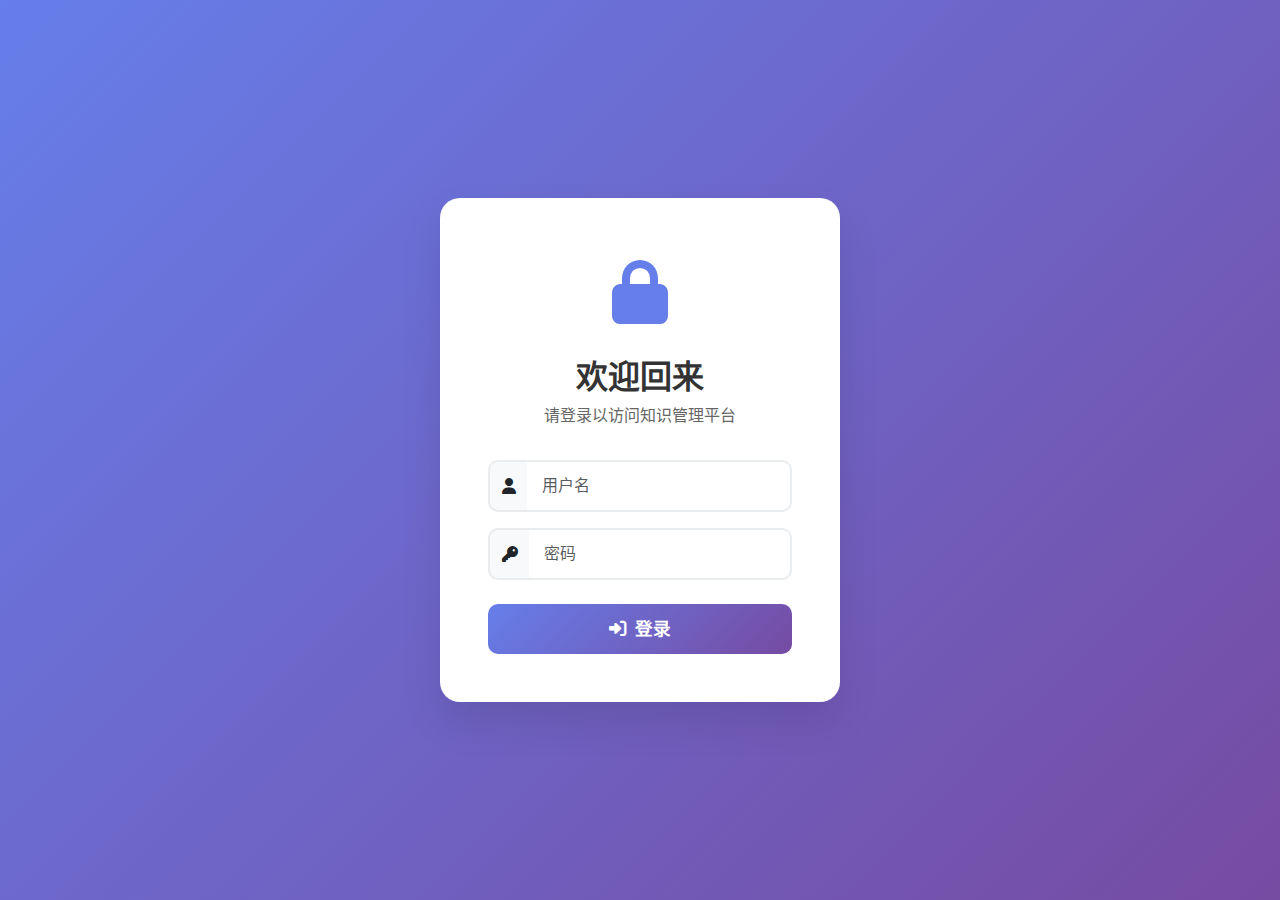
<file: templates/login.html>
<!DOCTYPE html>
<html lang="zh-CN">
<head>
    <meta charset="UTF-8">
    <meta name="viewport" content="width=device-width, initial-scale=1.0">
    <title>登录 - 知识管理平台</title>
    <link href="https://cdn.jsdelivr.net/npm/bootstrap@5.1.3/dist/css/bootstrap.min.css" rel="stylesheet">
    <link href="https://cdnjs.cloudflare.com/ajax/libs/font-awesome/6.4.0/css/all.min.css" rel="stylesheet">
    <style>
        body {
            background: linear-gradient(135deg, #667eea 0%, #764ba2 100%);
            min-height: 100vh;
            display: flex;
            align-items: center;
            justify-content: center;
            font-family: 'Segoe UI', Tahoma, Geneva, Verdana, sans-serif;
        }
        .login-container {
            background: white;
            border-radius: 20px;
            padding: 3rem;
            box-shadow: 0 20px 40px rgba(0,0,0,0.1);
            max-width: 400px;
            width: 100%;
        }
        .login-header {
            text-align: center;
            margin-bottom: 2rem;
        }
        .login-icon {
            font-size: 4rem;
            color: #667eea;
            margin-bottom: 1rem;
        }
        .login-title {
            font-size: 2rem;
            font-weight: 700;
            color: #333;
            margin-bottom: 0.5rem;
        }
        .login-subtitle {
            color: #666;
            margin-bottom: 0;
        }
        .form-control {
            border-radius: 10px;
            border: 2px solid #e9ecef;
            padding: 12px 15px;
            font-size: 1rem;
            transition: all 0.3s ease;
        }
        .form-control:focus {
            border-color: #667eea;
            box-shadow: 0 0 0 0.2rem rgba(102, 126, 234, 0.25);
        }
        .btn-login {
            background: linear-gradient(135deg, #667eea 0%, #764ba2 100%);
            border: none;
            border-radius: 10px;
            padding: 12px;
            font-size: 1.1rem;
            font-weight: 600;
            transition: all 0.3s ease;
        }
        .btn-login:hover {
            transform: translateY(-2px);
            box-shadow: 0 10px 20px rgba(102, 126, 234, 0.3);
        }
        .alert {
            border-radius: 10px;
            border: none;
        }
        .input-group-text {
            background: #f8f9fa;
            border: 2px solid #e9ecef;
            border-right: none;
            border-radius: 10px 0 0 10px;
        }
        .input-group .form-control {
            border-left: none;
            border-radius: 0 10px 10px 0;
        }
        .input-group:focus-within .input-group-text {
            border-color: #667eea;
        }
    </style>
</head>
<body>
    <div class="login-container">
        <div class="login-header">
            <div class="login-icon">
                <i class="fas fa-lock"></i>
            </div>
            <h1 class="login-title">欢迎回来</h1>
            <p class="login-subtitle">请登录以访问知识管理平台</p>
        </div>
        
        <div id="alert-container"></div>
        
        <form id="loginForm">
            <div class="mb-3">
                <div class="input-group">
                    <span class="input-group-text">
                        <i class="fas fa-user"></i>
                    </span>
                    <input type="text" class="form-control" id="username" name="username" placeholder="用户名" required>
                </div>
            </div>
            
            <div class="mb-4">
                <div class="input-group">
                    <span class="input-group-text">
                        <i class="fas fa-key"></i>
                    </span>
                    <input type="password" class="form-control" id="password" name="password" placeholder="密码" required>
                </div>
            </div>
            
            <div class="d-grid">
                <button type="submit" class="btn btn-primary btn-login">
                    <i class="fas fa-sign-in-alt me-2"></i>登录
                </button>
            </div>
        </form>
    </div>

    <script src="https://cdn.jsdelivr.net/npm/bootstrap@5.1.3/dist/js/bootstrap.bundle.min.js"></script>
    <script>
        document.getElementById('loginForm').addEventListener('submit', async function(e) {
            e.preventDefault();
            
            const username = document.getElementById('username').value;
            const password = document.getElementById('password').value;
            const alertContainer = document.getElementById('alert-container');
            
            try {
                const response = await fetch('/api/auth/login', {
                    method: 'POST',
                    headers: {
                        'Content-Type': 'application/json'
                    },
                    body: JSON.stringify({ username, password })
                });
                
                const data = await response.json();
                
                if (data.success) {
                    // 登录成功，重定向到主页
                    window.location.href = '/';
                } else {
                    // 显示错误信息
                    alertContainer.innerHTML = `
                        <div class="alert alert-danger" role="alert">
                            <i class="fas fa-exclamation-triangle me-2"></i>${data.error || '登录失败'}
                        </div>
                    `;
                }
            } catch (error) {
                alertContainer.innerHTML = `
                    <div class="alert alert-danger" role="alert">
                        <i class="fas fa-exclamation-triangle me-2"></i>网络错误，请稍后重试
                    </div>
                `;
            }
        });
    </script>
</body>
</html>
</file>
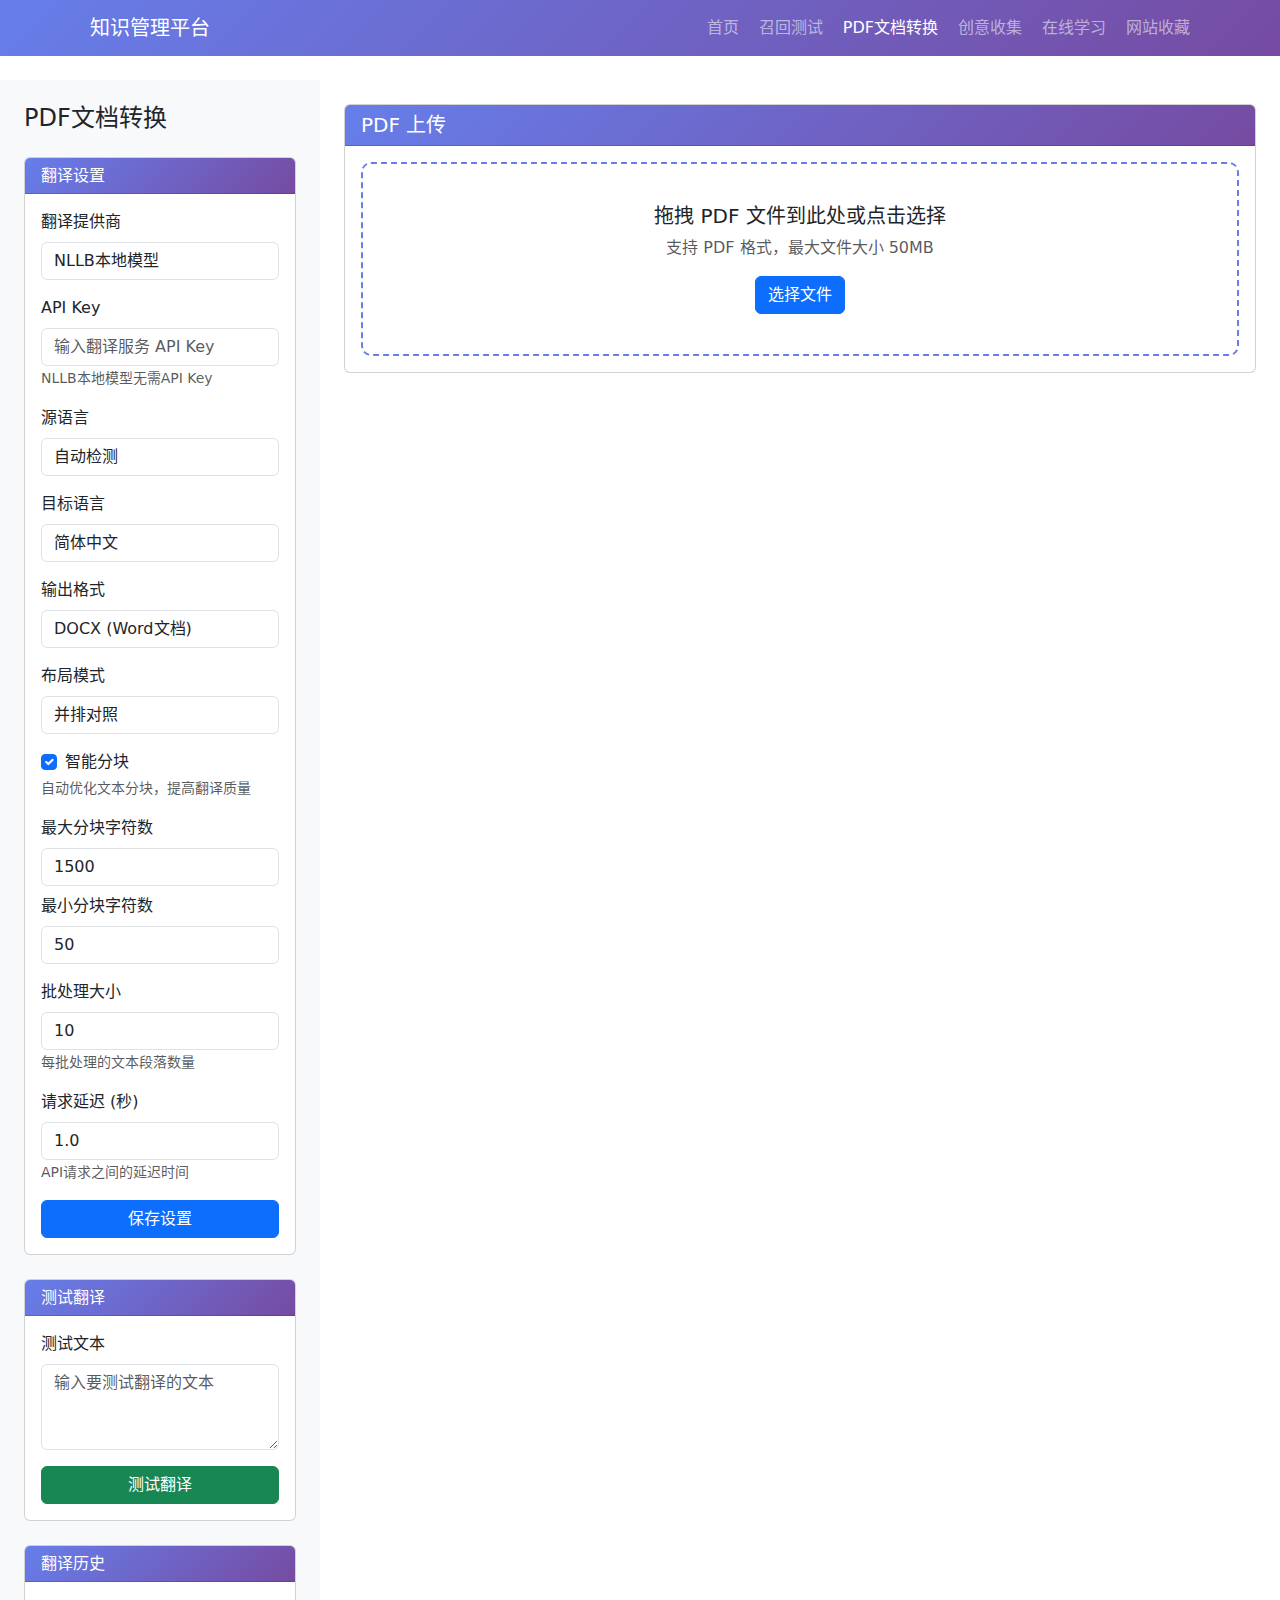
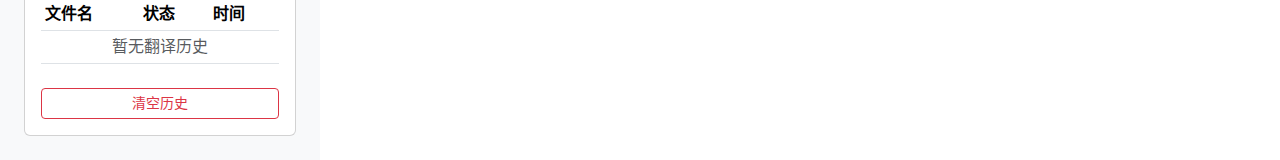
<file: templates/translation.html>
<!DOCTYPE html>
<html lang="zh-CN">
<head>
    <meta charset="UTF-8">
    <meta name="viewport" content="width=device-width, initial-scale=1.0">
    <title>PDF文档转换 - 知识管理平台</title>
    <link href="https://cdn.jsdelivr.net/npm/bootstrap@5.1.3/dist/css/bootstrap.min.css" rel="stylesheet">
    <link href="https://cdnjs.cloudflare.com/ajax/libs/font-awesome/6.4.0/css/all.min.css" rel="stylesheet" integrity="sha512-iecdLmaskl7CVkqkXNQ/ZH/XLlvWZOJyj7Yy7tcenmpD1ypASozpmT/E0iPtmFIB46ZmdtAc9eNBvH0H/ZpiBw==" crossorigin="anonymous" referrerpolicy="no-referrer">
    <style>
        .navbar-custom {
            background: linear-gradient(135deg, #667eea 0%, #764ba2 100%);
        }
        .card-header {
            background: linear-gradient(135deg, #667eea 0%, #764ba2 100%);
            color: white;
        }
        .upload-area {
            border: 2px dashed #667eea;
            border-radius: 10px;
            padding: 40px;
            text-align: center;
            transition: all 0.3s ease;
            cursor: pointer;
        }
        .upload-area:hover {
            border-color: #764ba2;
            background-color: #f8f9fa;
        }
        .upload-area.dragover {
            border-color: #28a745;
            background-color: #d4edda;
        }
        .progress-container {
            display: none;
        }
        .translation-result {
            max-height: 400px;
            overflow-y: auto;
        }
        .history-table {
            max-height: 300px;
            overflow-y: auto;
        }
        .status-success {
            color: #28a745;
        }
        .status-error {
            color: #dc3545;
        }
        .status-processing {
            color: #ffc107;
        }
    </style>
</head>
<body>
    <!-- Navigation -->
    <nav class="navbar navbar-expand-lg navbar-dark navbar-custom">
        <div class="container">
            <a class="navbar-brand" href="/">
                <i class="fas fa-brain me-2"></i>知识管理平台
            </a>
            <div class="navbar-nav ms-auto">
                <a class="nav-link" href="/"><i class="fas fa-home me-1"></i>首页</a>
                <a class="nav-link" href="/recall"><i class="fas fa-search me-1"></i>召回测试</a>
                <a class="nav-link active" href="/translation"><i class="fas fa-language me-1"></i>PDF文档转换</a>
                <a class="nav-link" href="/ideas"><i class="fas fa-lightbulb me-1"></i>创意收集</a>
                <a class="nav-link" href="/documents"><i class="fas fa-book-open me-1"></i>在线学习</a>
                <a class="nav-link" href="/websites"><i class="fas fa-globe me-1"></i>网站收藏</a>
            </div>
        </div>
    </nav>

    <div class="container-fluid mt-4">
        <div class="row">
            <!-- Sidebar -->
            <div class="col-md-3 bg-light p-4">
                <h4 class="mb-4"><i class="fas fa-language"></i> PDF文档转换</h4>
                
                <!-- Translation Settings -->
                <div class="card mb-4">
                    <div class="card-header">
                        <h6 class="mb-0"><i class="fas fa-cog"></i> 翻译设置</h6>
                    </div>
                    <div class="card-body">
                        <form id="translationSettingsForm">
                            <div class="mb-3">
                                <label class="form-label" for="translationProvider">翻译提供商</label>
                                <select class="form-control" id="translationProvider" title="选择翻译服务提供商">
                                    <option value="nllb">NLLB本地模型</option>
                                    <option value="openai">OpenAI GPT</option>
                                    <option value="deepseek">DeepSeek Chat</option>
                                    <option value="deepseek-reasoner">DeepSeek Reasoner</option>
                                </select>
                            </div>
                            
                            <div class="mb-3">
                                <label class="form-label" for="translationApiKey">API Key</label>
                                <input type="password" class="form-control" id="translationApiKey" placeholder="输入翻译服务 API Key" title="翻译服务的API密钥">
                                <small class="form-text text-muted">NLLB本地模型无需API Key</small>
                            </div>
                            
                            <div class="mb-3">
                                <label class="form-label" for="sourceLanguage">源语言</label>
                                <select class="form-control" id="sourceLanguage" title="选择源文档语言">
                                    <option value="auto">自动检测</option>
                                    <option value="en">英语</option>
                                    <option value="zh-CN">简体中文</option>
                                    <option value="zh-TW">繁体中文</option>
                                    <option value="ja">日语</option>
                                    <option value="ko">韩语</option>
                                    <option value="fr">法语</option>
                                    <option value="de">德语</option>
                                    <option value="es">西班牙语</option>
                                    <option value="ru">俄语</option>
                                    <option value="ar">阿拉伯语</option>
                                </select>
                            </div>
                            
                            <div class="mb-3">
                                <label class="form-label" for="targetLanguage">目标语言</label>
                                <select class="form-control" id="targetLanguage" title="选择目标翻译语言">
                                    <option value="zh-CN" selected>简体中文</option>
                                    <option value="en">英语</option>
                                    <option value="zh-TW">繁体中文</option>
                                    <option value="ja">日语</option>
                                    <option value="ko">韩语</option>
                                    <option value="fr">法语</option>
                                    <option value="de">德语</option>
                                    <option value="es">西班牙语</option>
                                    <option value="ru">俄语</option>
                                    <option value="ar">阿拉伯语</option>
                                </select>
                            </div>
                            
                            <div class="mb-3">
                                <label class="form-label" for="outputFormat">输出格式</label>
                                <select class="form-control" id="outputFormat" title="选择翻译结果的输出格式">
                                    <option value="docx" selected>DOCX (Word文档)</option>
                                    <option value="pdf">PDF</option>
                                    <option value="both">DOCX + PDF</option>
                                    <option value="markdown">Markdown</option>
                                    <option value="text">纯文本</option>
                                    <option value="html">HTML</option>
                                </select>
                            </div>
                            
                            <div class="mb-3">
                                <label class="form-label" for="layoutOption">布局模式</label>
                                <select class="form-control" id="layoutOption" title="选择翻译结果的布局模式">
                                    <option value="side_by_side" selected>并排对照</option>
                                    <option value="paragraph_by_paragraph">段落对段落</option>
                                    <option value="translation_only">仅译文</option>
                                </select>
                            </div>
                            
                            <div class="mb-3">
                                <div class="form-check">
                                    <input class="form-check-input" type="checkbox" id="useSmartChunking" checked>
                                    <label class="form-check-label" for="useSmartChunking">
                                        智能分块
                                    </label>
                                </div>
                                <small class="form-text text-muted">自动优化文本分块，提高翻译质量</small>
                            </div>
                            
                            <div class="mb-3" id="chunkingSettings" style="display: block;">
                                <label class="form-label" for="maxChunkChars">最大分块字符数</label>
                                <input type="number" class="form-control" id="maxChunkChars" value="1500" min="100" max="5000">
                                <label class="form-label mt-2" for="minChunkChars">最小分块字符数</label>
                                <input type="number" class="form-control" id="minChunkChars" value="50" min="10" max="500">
                            </div>
                            
                            <div class="mb-3">
                                <label class="form-label" for="batchSize">批处理大小</label>
                                <input type="number" class="form-control" id="batchSize" value="10" min="1" max="50">
                                <small class="form-text text-muted">每批处理的文本段落数量</small>
                            </div>
                            
                            <div class="mb-3">
                                <label class="form-label" for="translationDelay">请求延迟 (秒)</label>
                                <input type="number" class="form-control" id="translationDelay" value="1.0" min="0" step="0.1" max="10">
                                <small class="form-text text-muted">API请求之间的延迟时间</small>
                            </div>
                            
                            <button type="submit" class="btn btn-primary w-100">
                                <i class="fas fa-save"></i> 保存设置
                            </button>
                        </form>
                    </div>
                </div>

                <!-- Test Translation -->
                <div class="card mb-4">
                    <div class="card-header">
                        <h6 class="mb-0"><i class="fas fa-vial"></i> 测试翻译</h6>
                    </div>
                    <div class="card-body">
                        <div class="mb-3">
                            <label class="form-label">测试文本</label>
                            <textarea class="form-control" id="testText" rows="3" placeholder="输入要测试翻译的文本"></textarea>
                        </div>
                        <button type="button" class="btn btn-success w-100" id="testTranslationBtn">
                            <i class="fas fa-play"></i> 测试翻译
                        </button>
                        <div id="testResult" class="mt-3" style="display: none;">
                            <label class="form-label">翻译结果</label>
                            <div class="border p-2 bg-light rounded" id="testResultContent"></div>
                        </div>
                    </div>
                </div>

                <!-- Translation History -->
                <div class="card">
                    <div class="card-header">
                        <h6 class="mb-0"><i class="fas fa-history"></i> 翻译历史</h6>
                    </div>
                    <div class="card-body">
                        <div class="history-table">
                            <table class="table table-sm" id="historyTable">
                                <thead>
                                    <tr>
                                        <th>文件名</th>
                                        <th>状态</th>
                                        <th>时间</th>
                                    </tr>
                                </thead>
                                <tbody>
                                    <tr>
                                        <td colspan="3" class="text-center text-muted">暂无翻译历史</td>
                                    </tr>
                                </tbody>
                            </table>
                        </div>
                        <button type="button" class="btn btn-outline-danger btn-sm w-100 mt-2" id="clearHistoryBtn">
                            <i class="fas fa-trash"></i> 清空历史
                        </button>
                    </div>
                </div>
            </div>

            <!-- Main Content -->
            <div class="col-md-9 p-4">
                <!-- Upload Area -->
                <div class="card mb-4">
                    <div class="card-header">
                        <h5 class="mb-0"><i class="fas fa-upload"></i> PDF 上传</h5>
                    </div>
                    <div class="card-body">
                        <div class="upload-area" id="uploadArea">
                            <i class="fas fa-cloud-upload-alt fa-3x text-muted mb-3"></i>
                            <h5>拖拽 PDF 文件到此处或点击选择</h5>
                            <p class="text-muted">支持 PDF 格式，最大文件大小 50MB</p>
                            <input type="file" id="pdfFileInput" accept=".pdf" style="display: none;">
                            <button type="button" class="btn btn-primary" id="selectFileBtn">
                                <i class="fas fa-folder-open"></i> 选择文件
                            </button>
                        </div>
                        
                        <!-- Progress Bar -->
                        <div class="progress-container mt-3">
                            <div class="progress">
                                <div class="progress-bar" role="progressbar" style="width: 0%" id="uploadProgress">
                                    <span id="progressText">0%</span>
                                </div>
                            </div>
                            <div class="mt-2 text-center">
                                <small id="progressStatus">准备上传...</small>
                            </div>
                        </div>
                        
                        <!-- File Info -->
                        <div id="fileInfo" class="mt-3" style="display: none;">
                            <div class="alert alert-info">
                                <h6><i class="fas fa-file-pdf"></i> 文件信息</h6>
                                <p class="mb-1"><strong>文件名:</strong> <span id="fileName"></span></p>
                                <p class="mb-1"><strong>文件大小:</strong> <span id="fileSize"></span></p>
                                <p class="mb-0"><strong>上传时间:</strong> <span id="uploadTime"></span></p>
                            </div>
                            <button type="button" class="btn btn-success" id="startTranslationBtn">
                                <i class="fas fa-language"></i> 开始翻译
                            </button>
                            <button type="button" class="btn btn-outline-secondary ms-2" id="cancelUploadBtn">
                                <i class="fas fa-times"></i> 取消
                            </button>
                        </div>
                    </div>
                </div>

                <!-- Translation Result -->
                <div class="card" id="resultCard" style="display: none;">
                    <div class="card-header d-flex justify-content-between align-items-center">
                        <h5 class="mb-0"><i class="fas fa-file-alt"></i> 翻译结果</h5>
                        <div>
                            <button class="btn btn-sm btn-outline-primary" id="copyResultBtn">
                                <i class="fas fa-copy"></i> 复制
                            </button>
                            <button class="btn btn-sm btn-outline-success" id="downloadResultBtn">
                                <i class="fas fa-download"></i> 下载
                            </button>
                        </div>
                    </div>
                    <div class="card-body">
                        <div class="translation-result" id="translationResult">
                            <!-- Translation content will be displayed here -->
                        </div>
                    </div>
                </div>
            </div>
        </div>
    </div>

    <script src="https://cdn.jsdelivr.net/npm/bootstrap@5.1.3/dist/js/bootstrap.bundle.min.js"></script>
    <script>
        // Translation functionality
        document.addEventListener('DOMContentLoaded', function() {
            const uploadArea = document.getElementById('uploadArea');
            const fileInput = document.getElementById('pdfFileInput');
            const selectFileBtn = document.getElementById('selectFileBtn');
            const progressContainer = document.querySelector('.progress-container');
            const fileInfo = document.getElementById('fileInfo');
            const resultCard = document.getElementById('resultCard');
            
            // File upload handling
            selectFileBtn.addEventListener('click', () => fileInput.click());
            
            uploadArea.addEventListener('click', () => fileInput.click());
            
            uploadArea.addEventListener('dragover', (e) => {
                e.preventDefault();
                uploadArea.classList.add('dragover');
            });
            
            uploadArea.addEventListener('dragleave', () => {
                uploadArea.classList.remove('dragover');
            });
            
            uploadArea.addEventListener('drop', (e) => {
                e.preventDefault();
                uploadArea.classList.remove('dragover');
                const files = e.dataTransfer.files;
                if (files.length > 0 && files[0].type === 'application/pdf') {
                    handleFileSelect(files[0]);
                }
            });
            
            fileInput.addEventListener('change', (e) => {
                if (e.target.files.length > 0) {
                    handleFileSelect(e.target.files[0]);
                }
            });
            
            function handleFileSelect(file) {
                if (file.size > 50 * 1024 * 1024) {
                    alert('文件大小不能超过 50MB');
                    return;
                }
                
                document.getElementById('fileName').textContent = file.name;
                document.getElementById('fileSize').textContent = formatFileSize(file.size);
                document.getElementById('uploadTime').textContent = new Date().toLocaleString();
                
                fileInfo.style.display = 'block';
                uploadArea.style.display = 'none';
            }
            
            function formatFileSize(bytes) {
                if (bytes === 0) return '0 Bytes';
                const k = 1024;
                const sizes = ['Bytes', 'KB', 'MB', 'GB'];
                const i = Math.floor(Math.log(bytes) / Math.log(k));
                return parseFloat((bytes / Math.pow(k, i)).toFixed(2)) + ' ' + sizes[i];
            }
            
            // Translation settings
            document.getElementById('translationSettingsForm').addEventListener('submit', (e) => {
                e.preventDefault();
                alert('翻译设置已保存');
            });
            
            // Test translation
            document.getElementById('testTranslationBtn').addEventListener('click', () => {
                const testText = document.getElementById('testText').value;
                if (!testText.trim()) {
                    alert('请输入要测试的文本');
                    return;
                }
                
                // Simulate translation
                document.getElementById('testResultContent').textContent = '这是模拟的翻译结果: ' + testText;
                document.getElementById('testResult').style.display = 'block';
            });
            
            // Start translation
            document.getElementById('startTranslationBtn').addEventListener('click', () => {
                progressContainer.style.display = 'block';
                simulateTranslation();
            });
            
            function simulateTranslation() {
                let progress = 0;
                const interval = setInterval(() => {
                    progress += Math.random() * 10;
                    if (progress >= 100) {
                        progress = 100;
                        clearInterval(interval);
                        showTranslationResult();
                    }
                    
                    document.getElementById('uploadProgress').style.width = progress + '%';
                    document.getElementById('progressText').textContent = Math.round(progress) + '%';
                    document.getElementById('progressStatus').textContent = progress < 100 ? '正在翻译...' : '翻译完成';
                }, 500);
            }
            
            function showTranslationResult() {
                const result = `
                    <h3>翻译结果</h3>
                    <p>这是一个示例翻译结果。在实际应用中，这里会显示PDF文档的翻译内容。</p>
                    <h4>第一章 介绍</h4>
                    <p>本文档介绍了知识管理平台的PDF翻译功能...</p>
                    <h4>第二章 功能特性</h4>
                    <p>PDF翻译功能支持多种格式输出，包括Markdown、HTML和纯文本...</p>
                `;
                
                document.getElementById('translationResult').innerHTML = result;
                resultCard.style.display = 'block';
                
                // Add to history
                addToHistory(document.getElementById('fileName').textContent, '成功');
            }
            
            function addToHistory(fileName, status) {
                const tbody = document.querySelector('#historyTable tbody');
                if (tbody.children.length === 1 && tbody.children[0].children.length === 1) {
                    tbody.innerHTML = '';
                }
                
                const row = tbody.insertRow(0);
                row.innerHTML = `
                    <td>${fileName}</td>
                    <td><span class="status-${status === '成功' ? 'success' : 'error'}">${status}</span></td>
                    <td>${new Date().toLocaleString()}</td>
                `;
            }
            
            // Copy result
            document.getElementById('copyResultBtn').addEventListener('click', () => {
                const result = document.getElementById('translationResult').textContent;
                navigator.clipboard.writeText(result).then(() => {
                    alert('翻译结果已复制到剪贴板');
                });
            });
            
            // Download result
            document.getElementById('downloadResultBtn').addEventListener('click', () => {
                const result = document.getElementById('translationResult').innerHTML;
                const blob = new Blob([result], { type: 'text/html' });
                const url = URL.createObjectURL(blob);
                const a = document.createElement('a');
                a.href = url;
                a.download = 'translation_result.html';
                a.click();
                URL.revokeObjectURL(url);
            });
            
            // Cancel upload
            document.getElementById('cancelUploadBtn').addEventListener('click', () => {
                fileInfo.style.display = 'none';
                uploadArea.style.display = 'block';
                progressContainer.style.display = 'none';
                resultCard.style.display = 'none';
                fileInput.value = '';
            });
            
            // Clear history
            document.getElementById('clearHistoryBtn').addEventListener('click', () => {
                if (confirm('确定要清空翻译历史吗？')) {
                    const tbody = document.querySelector('#historyTable tbody');
                    tbody.innerHTML = '<tr><td colspan="3" class="text-center text-muted">暂无翻译历史</td></tr>';
                }
            });
        });
    </script>
</body>
</html>
</file>
